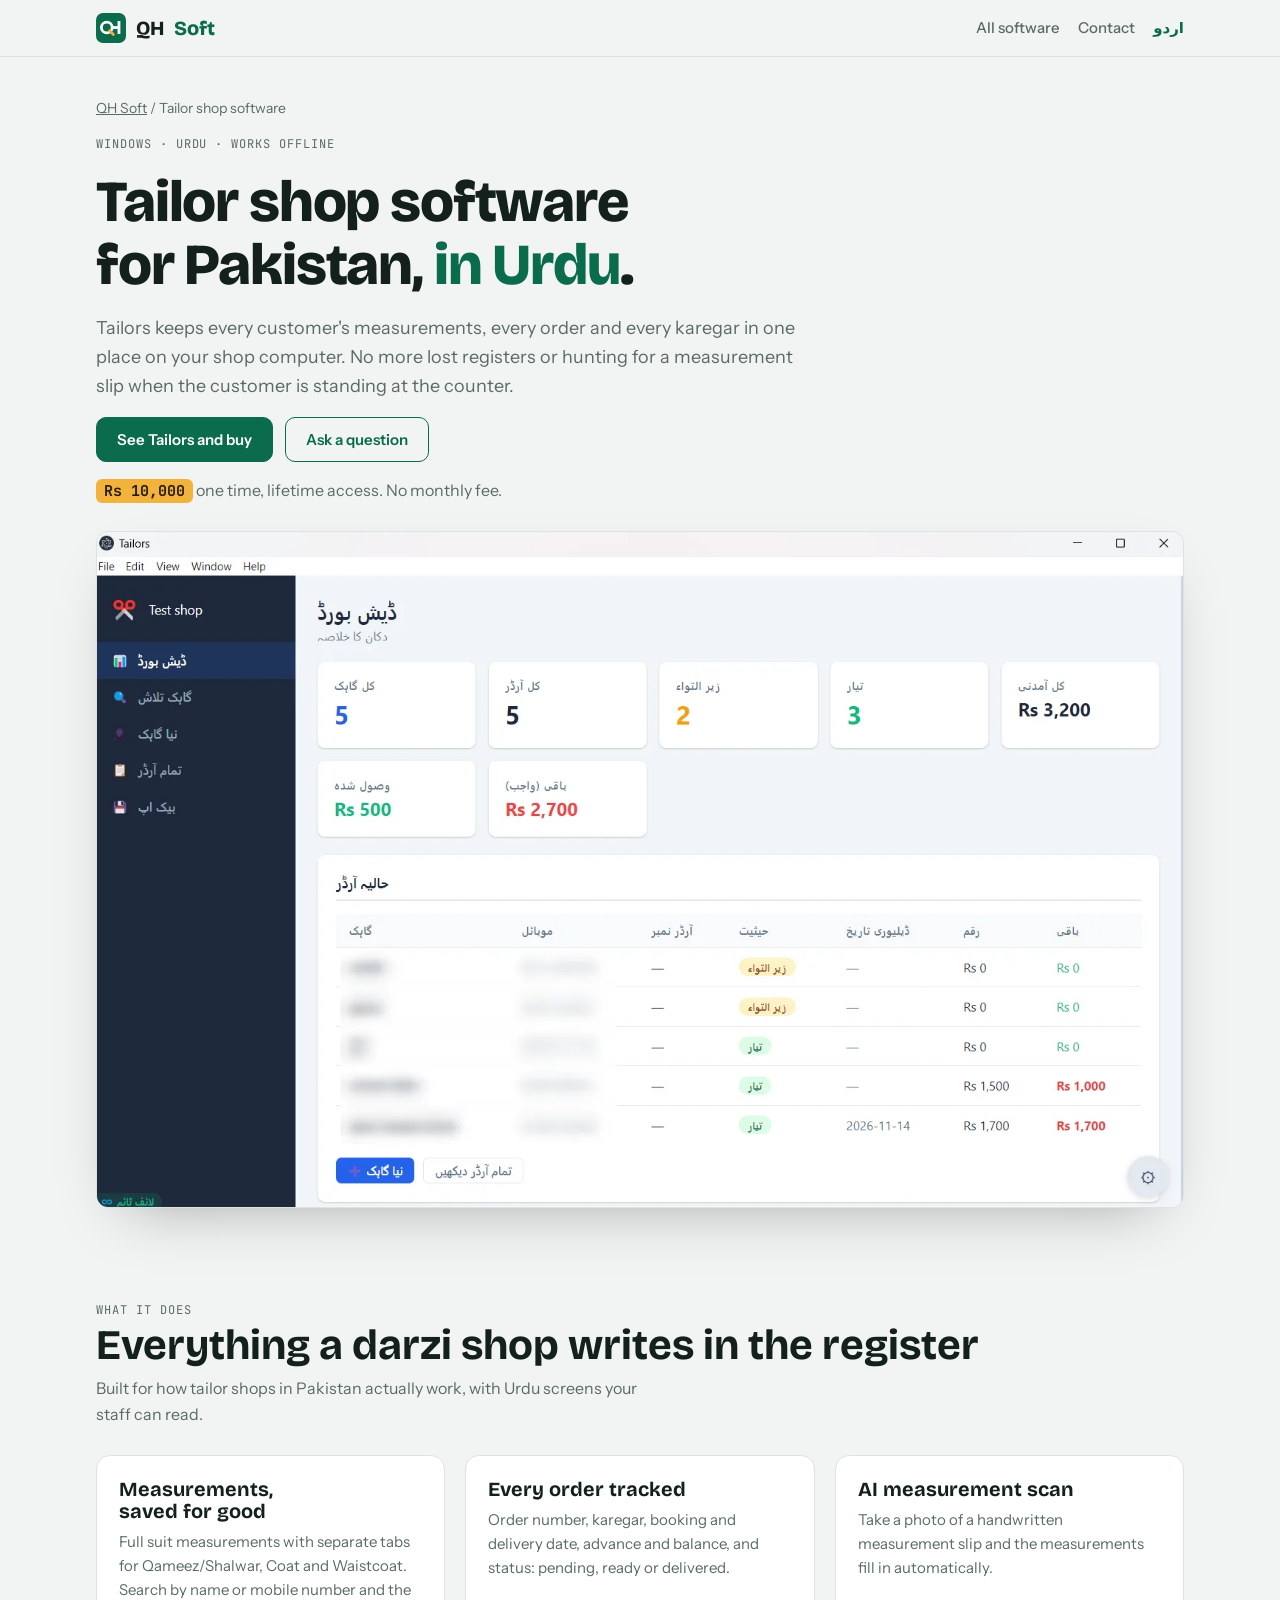
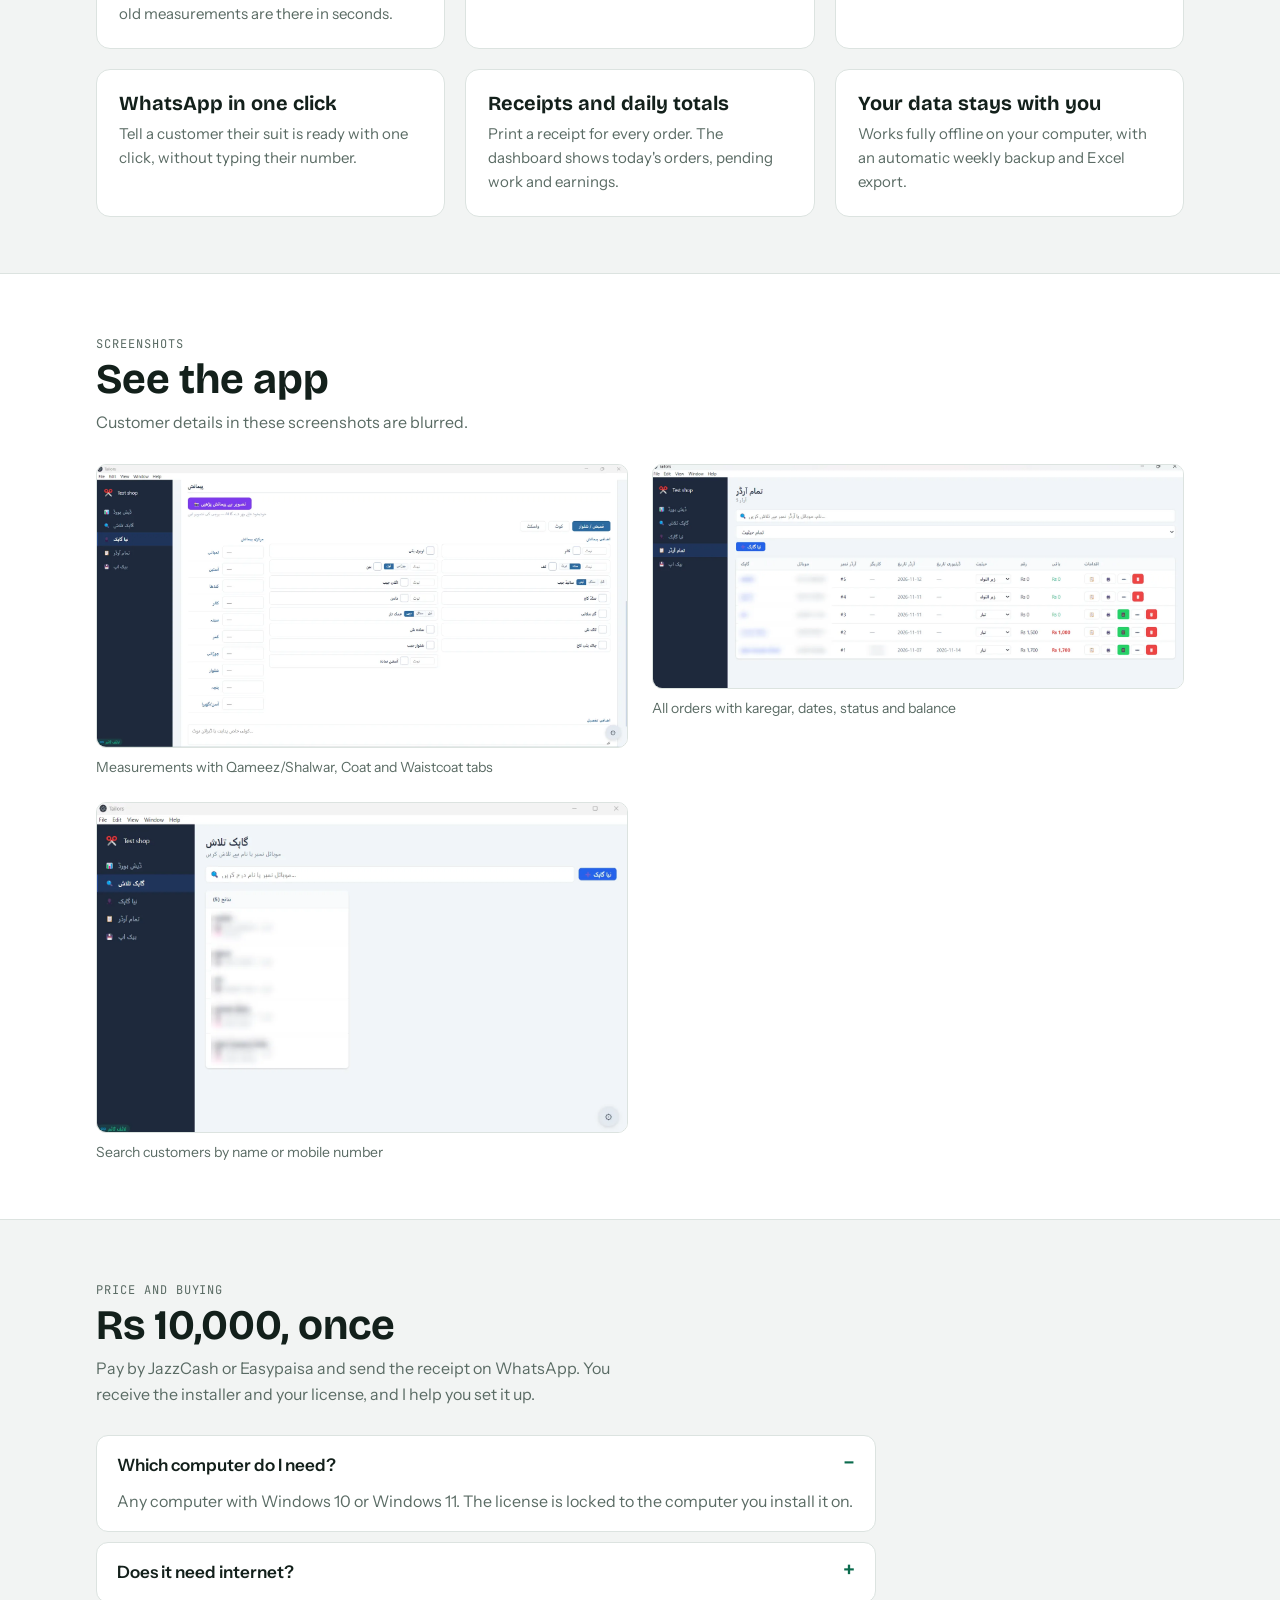
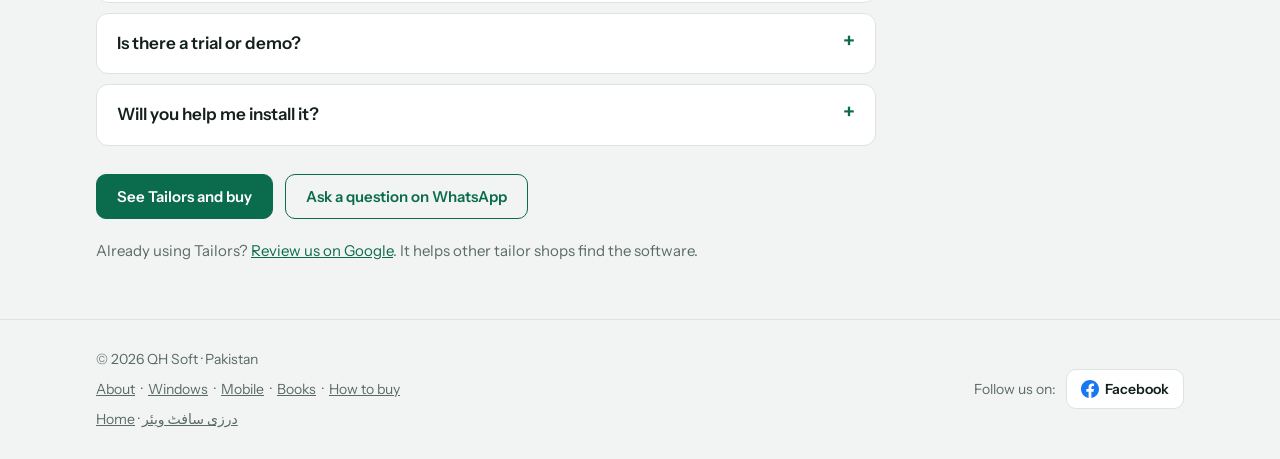
<file: tailor-software/index.html>
<!doctype html>
<html lang="en">
<head>
<meta charset="utf-8">
<meta name="viewport" content="width=device-width, initial-scale=1, viewport-fit=cover">
<title>Tailor Shop Software in Pakistan, in Urdu | Tailors by QH Soft</title>
<meta name="description" content="Tailors is Urdu tailor shop software for Windows: customer measurements, orders, karegar, WhatsApp alerts and receipts. Works offline. Rs 10,000 one-time.">
<link rel="canonical" href="https://qazisoft.com/tailor-software/">
<link rel="alternate" hreflang="en" href="https://qazisoft.com/tailor-software/">
<link rel="alternate" hreflang="ur" href="https://qazisoft.com/ur/darzi-software/">
<link rel="alternate" hreflang="x-default" href="https://qazisoft.com/tailor-software/">
<meta name="theme-color" content="#0B6B4D">
<meta property="og:site_name" content="QH Soft">
<meta property="og:title" content="Tailor Shop Software in Pakistan, in Urdu">
<meta property="og:description" content="Measurements, orders, karegar and WhatsApp alerts for your tailor shop. Works offline. Rs 10,000 one-time.">
<meta property="og:type" content="website">
<meta property="og:url" content="https://qazisoft.com/tailor-software/">
<meta property="og:image" content="https://qazisoft.com/img/og-image.png">
<meta property="og:locale" content="en_PK">
<meta name="twitter:card" content="summary_large_image">
<link rel="apple-touch-icon" href="/apple-touch-icon.png">
<script type="application/ld+json">[{"@context":"https://schema.org","@type":"SoftwareApplication","name":"Tailors","alternateName":["Tailor shop software","Darzi software"],"url":"https://qazisoft.com/tailor-software/","operatingSystem":"Windows 10, Windows 11","applicationCategory":"BusinessApplication","description":"Tailor shop management software in Urdu for Pakistan: customer measurements, orders, karegar, delivery dates, WhatsApp notifications, receipts and automatic backup. Works offline.","image":["https://qazisoft.com/img/tailors-dashboard.webp","https://qazisoft.com/img/tailors-measurements.webp","https://qazisoft.com/img/tailors-orders.webp"],"inLanguage":"ur","featureList":["Customer management","Order tracking with karegar and delivery date","Qameez/Shalwar, Coat and Waistcoat measurements","AI measurement slip scan","WhatsApp order-ready notifications","Printable receipts","Daily dashboard","Weekly automatic backup"],"offers":{"@type":"Offer","price":"10000","priceCurrency":"PKR","availability":"https://schema.org/InStock","url":"https://qazisoft.com/tailor-software/","seller":{"@type":"Organization","name":"QH Soft"}},"publisher":{"@type":"Organization","name":"QH Soft","url":"https://qazisoft.com/","sameAs":["https://www.facebook.com/profile.php?id=61596638657450"]}},{"@context":"https://schema.org","@type":"BreadcrumbList","itemListElement":[{"@type":"ListItem","position":1,"name":"QH Soft","item":"https://qazisoft.com/"},{"@type":"ListItem","position":2,"name":"Tailor shop software","item":"https://qazisoft.com/tailor-software/"}]}]</script>
<link rel="icon" href="/favicon.svg?v=18" type="image/svg+xml">
<link rel="preconnect" href="https://fonts.googleapis.com">
<link rel="preconnect" href="https://fonts.gstatic.com" crossorigin>
<link rel="stylesheet" href="https://fonts.googleapis.com/css2?family=Bricolage+Grotesque:opsz,wght@12..96,500;12..96,700;12..96,800&family=Instrument+Sans:wght@400;500;600&family=JetBrains+Mono:wght@400;600&display=swap">
<link rel="stylesheet" href="/styles.css?v=18">
</head>
<body class="lp">
<nav><div class="wrap">
  <a class="brand" href="/"><img src="/favicon.svg?v=18" width="30" height="30" alt="">QH <span>Soft</span></a>
  <div class="navlinks">
    <a href="/#windows">All software</a>
    <a href="/#contact">Contact</a>
    <a class="lang" href="/ur/darzi-software/" hreflang="ur" lang="ur">اردو</a>
  </div>
</div></nav>

<header class="lp-hero"><div class="wrap">
  <p class="crumbs"><a href="/">QH Soft</a> / Tailor shop software</p>
  <span class="label">Windows · Urdu · Works offline</span>
  <h1>Tailor shop software for Pakistan, <em>in Urdu</em>.</h1>
  <p class="lead">Tailors keeps every customer's measurements, every order and every karegar in one place on your shop computer. No more lost registers or hunting for a measurement slip when the customer is standing at the counter.</p>
  <div class="cta">
    <a class="btn" href="/#windows">See Tailors and buy</a>
    <a class="btn ghost" href="https://wa.me/923269195680" target="_blank" rel="noopener">Ask a question</a>
  </div>
  <p class="lp-price"><b class="mono">Rs 10,000</b> one time, lifetime access. No monthly fee.</p>
  <img class="lp-shot" src="/img/tailors-dashboard.webp" width="1472" height="915" alt="Tailors dashboard showing customers, orders, ready and pending orders, and earnings">
</div></header>

<section class="shelf"><div class="wrap">
  <div class="shelf-head"><div><span class="label">What it does</span><h2>Everything a darzi shop writes in the register</h2><p>Built for how tailor shops in Pakistan actually work, with Urdu screens your staff can read.</p></div></div>
  <div class="lp-grid">
    <div class="lp-item"><h3>Measurements, saved for good</h3><p>Full suit measurements with separate tabs for Qameez/Shalwar, Coat and Waistcoat. Search by name or mobile number and the old measurements are there in seconds.</p></div>
    <div class="lp-item"><h3>Every order tracked</h3><p>Order number, karegar, booking and delivery date, advance and balance, and status: pending, ready or delivered.</p></div>
    <div class="lp-item"><h3>AI measurement scan</h3><p>Take a photo of a handwritten measurement slip and the measurements fill in automatically.</p></div>
    <div class="lp-item"><h3>WhatsApp in one click</h3><p>Tell a customer their suit is ready with one click, without typing their number.</p></div>
    <div class="lp-item"><h3>Receipts and daily totals</h3><p>Print a receipt for every order. The dashboard shows today's orders, pending work and earnings.</p></div>
    <div class="lp-item"><h3>Your data stays with you</h3><p>Works fully offline on your computer, with an automatic weekly backup and Excel export.</p></div>
  </div>
</div></section>

<section class="shelf band"><div class="wrap">
  <div class="shelf-head"><div><span class="label">Screenshots</span><h2>See the app</h2><p>Customer details in these screenshots are blurred.</p></div></div>
  <div class="lp-shots">
    <figure><img src="/img/tailors-measurements.webp" width="1600" height="853" alt="Tailors measurements screen with Qameez, Shalwar, Coat and Waistcoat tabs" loading="lazy"><figcaption>Measurements with Qameez/Shalwar, Coat and Waistcoat tabs</figcaption></figure>
    <figure><img src="/img/tailors-orders.webp" width="1600" height="674" alt="Tailors order list with karegar, dates, status and balance" loading="lazy"><figcaption>All orders with karegar, dates, status and balance</figcaption></figure>
    <figure><img src="/img/tailors-customers.webp" width="1480" height="917" alt="Tailors customer search by name or mobile number" loading="lazy"><figcaption>Search customers by name or mobile number</figcaption></figure>
  </div>
</div></section>

<section class="shelf"><div class="wrap">
  <div class="shelf-head"><div><span class="label">Price and buying</span><h2>Rs 10,000, once</h2><p>Pay by JazzCash or Easypaisa and send the receipt on WhatsApp. You receive the installer and your license, and I help you set it up.</p></div></div>
  <div class="faq">
    <details open><summary>Which computer do I need?</summary><p>Any computer with Windows 10 or Windows 11. The license is locked to the computer you install it on.</p></details>
    <details><summary>Does it need internet?</summary><p>No. Tailors works fully offline. Only the AI measurement scan and WhatsApp messages need a connection.</p></details>
    <details><summary>Is there a trial or demo?</summary><p>No. Look through the screenshots and message me on WhatsApp with any questions before you buy.</p></details>
    <details><summary>Will you help me install it?</summary><p>Yes. Message me after buying and I'll help you install it and get started.</p></details>
  </div>
  <div class="cta lp-end">
    <a class="btn" href="/#windows">See Tailors and buy</a>
    <a class="btn ghost" href="https://wa.me/923269195680" target="_blank" rel="noopener">Ask a question on WhatsApp</a>
  </div>
  <p class="lp-review">Already using Tailors? <a href="https://g.page/r/CXBnrS7RdWSeEBM/review" target="_blank" rel="noopener">Review us on Google</a>. It helps other tailor shops find the software.</p>
</div></section>

<footer><div class="wrap"><div class="foot-left"><span>© 2026 QH Soft · Pakistan</span><span class="foot-nav"><a href="/#about">About</a> · <a href="/#windows">Windows</a> · <a href="/#mobile">Mobile</a> · <a href="/#books">Books</a> · <a href="/#how">How to buy</a></span><span><a href="/">Home</a> · <a href="/ur/darzi-software/" hreflang="ur" lang="ur">درزی سافٹ ویئر</a></span></div><div class="foot-follow"><span>Follow us on:</span><a class="fb-link" href="https://www.facebook.com/profile.php?id=61596638657450" target="_blank" rel="noopener" aria-label="QH Soft on Facebook"><svg class="fb-ico" viewBox="0 0 24 24" width="18" height="18" aria-hidden="true"><path fill="currentColor" d="M24 12.07C24 5.4 18.63 0 12 0S0 5.4 0 12.07C0 18.1 4.39 23.1 10.13 24v-8.44H7.08v-3.49h3.04V9.41c0-3.02 1.79-4.69 4.53-4.69 1.31 0 2.68.24 2.68.24v2.97h-1.51c-1.49 0-1.95.93-1.95 1.88v2.26h3.33l-.53 3.49h-2.8V24C19.61 23.1 24 18.1 24 12.07z"/></svg>Facebook</a></div></div></footer>
</body>
</html>
</file>
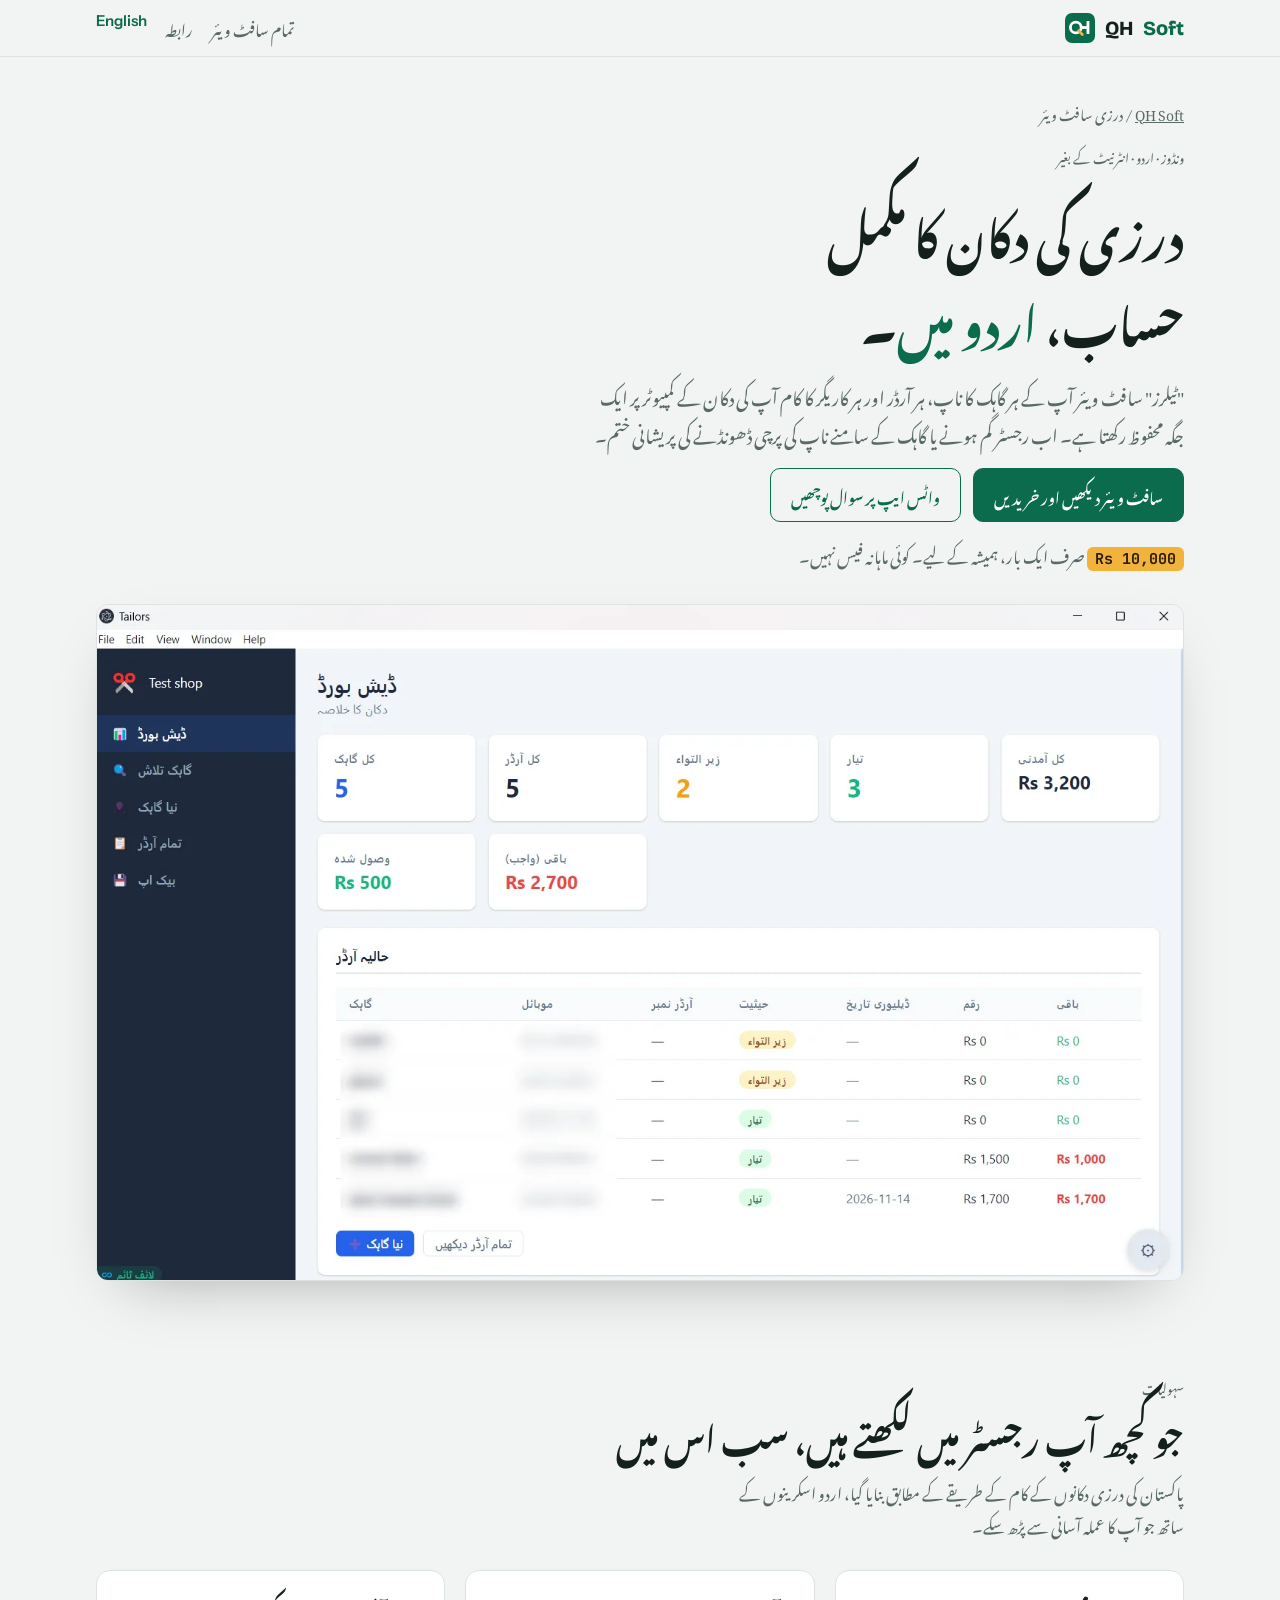
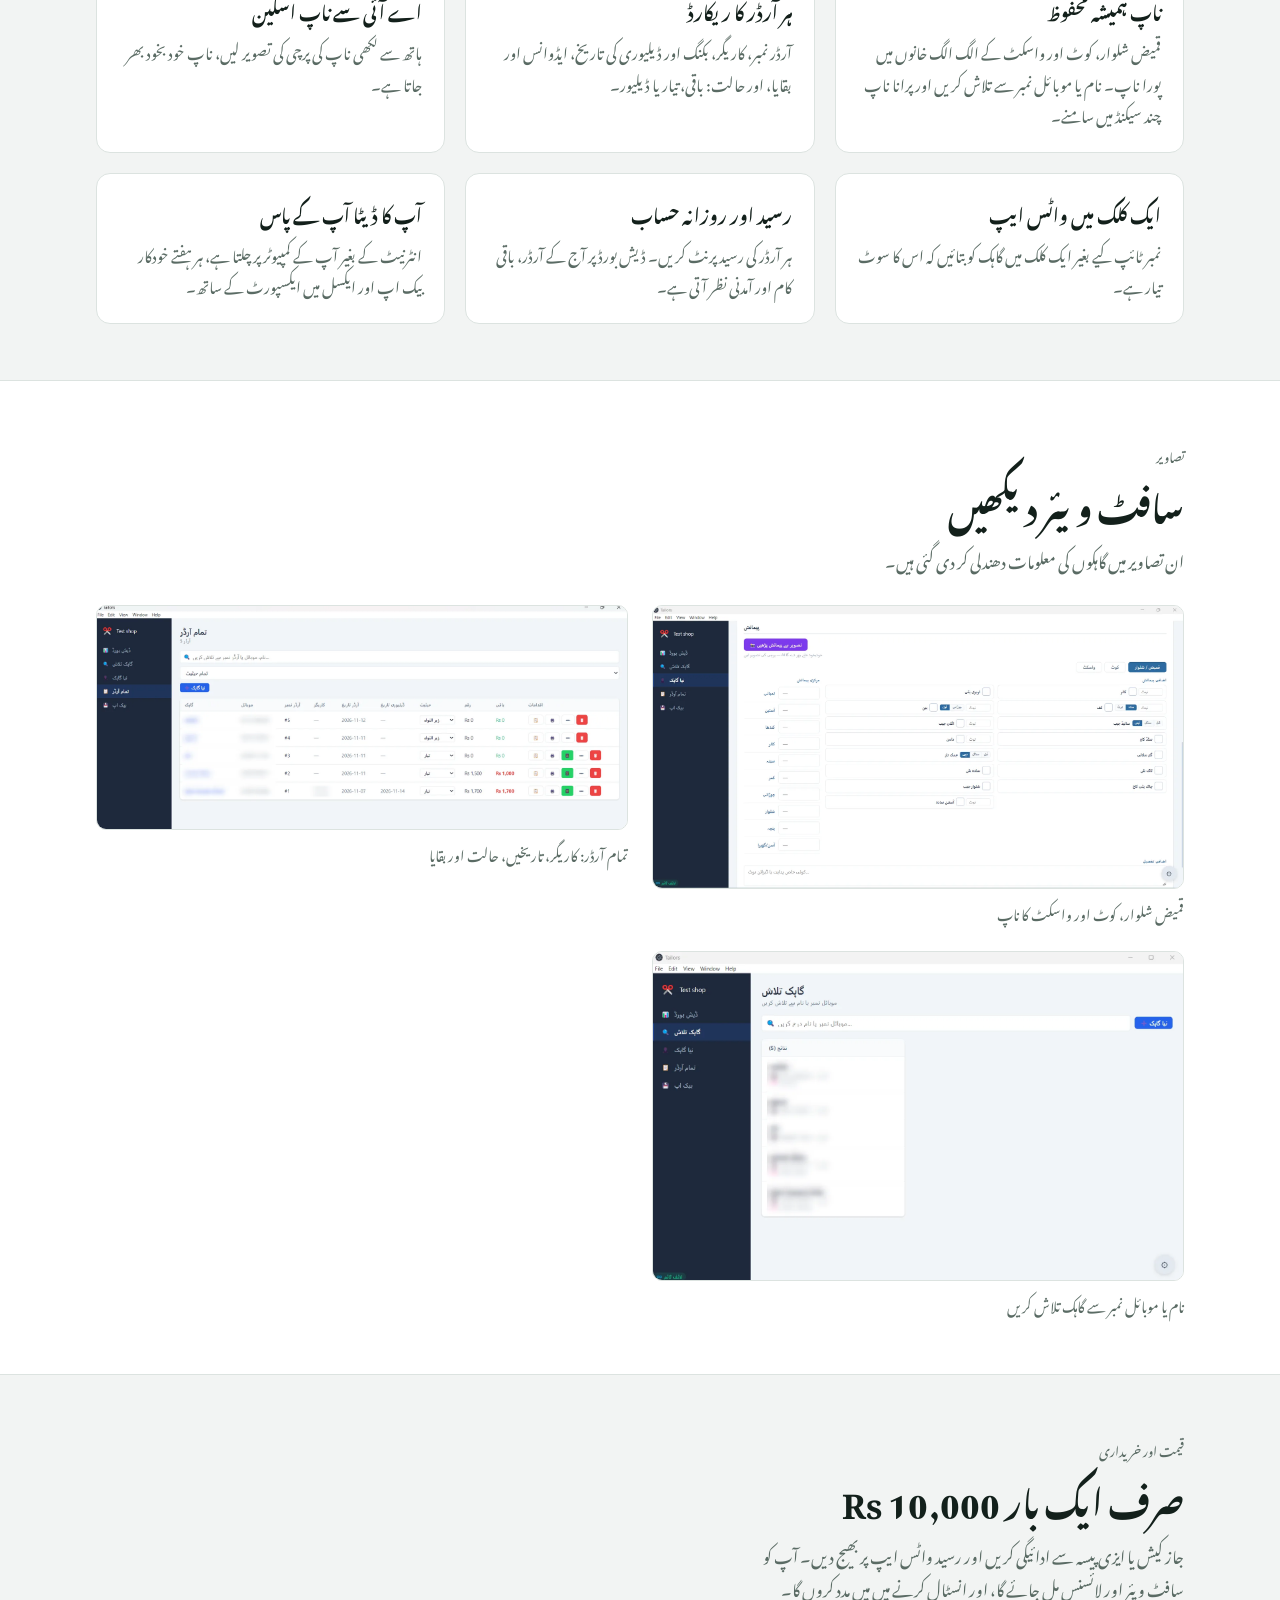
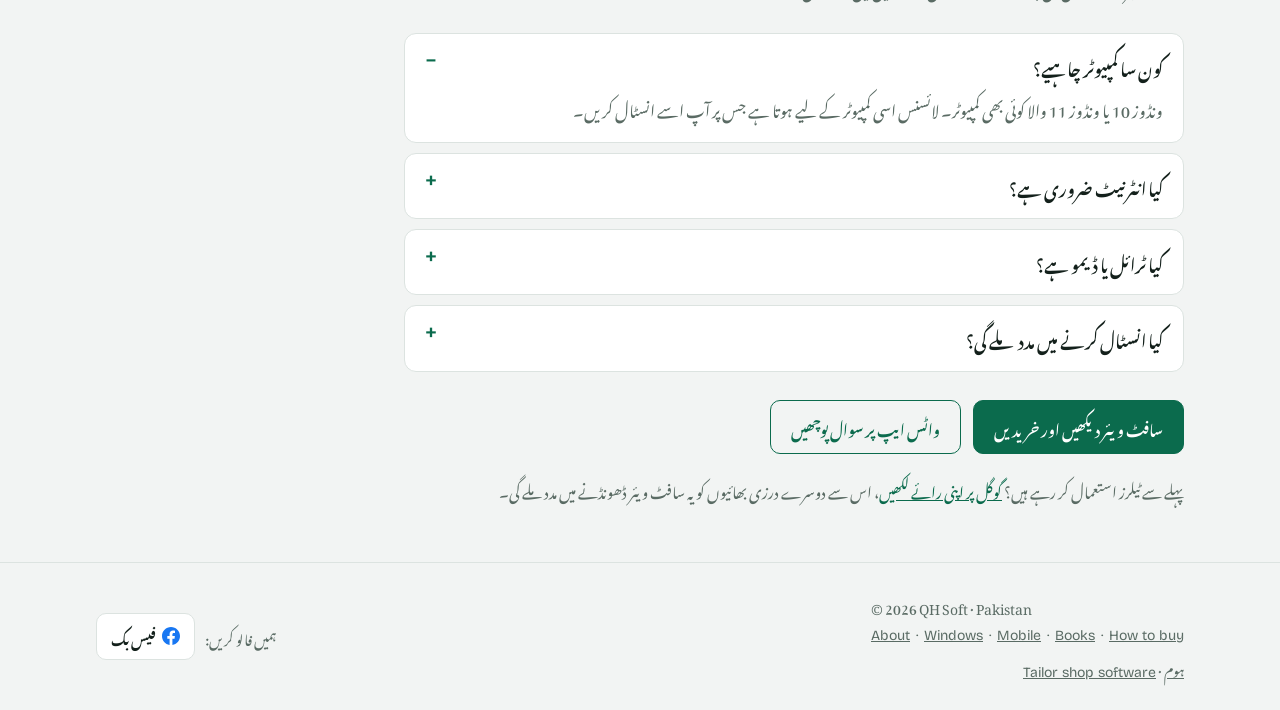
<file: ur/darzi-software/index.html>
<!doctype html>
<html lang="ur" dir="rtl">
<head>
<meta charset="utf-8">
<meta name="viewport" content="width=device-width, initial-scale=1, viewport-fit=cover">
<title>درزی سافٹ ویئر اردو میں | ٹیلر شاپ سافٹ ویئر | QH Soft</title>
<meta name="description" content="درزی کی دکان کے لیے اردو سافٹ ویئر: گاہکوں کا ناپ، آرڈر، کاریگر، واٹس ایپ پیغام اور رسید۔ انٹرنیٹ کے بغیر چلتا ہے۔ صرف ایک بار 10,000 روپے۔">
<link rel="canonical" href="https://qazisoft.com/ur/darzi-software/">
<link rel="alternate" hreflang="ur" href="https://qazisoft.com/ur/darzi-software/">
<link rel="alternate" hreflang="en" href="https://qazisoft.com/tailor-software/">
<link rel="alternate" hreflang="x-default" href="https://qazisoft.com/tailor-software/">
<meta name="theme-color" content="#0B6B4D">
<meta property="og:site_name" content="QH Soft">
<meta property="og:title" content="درزی سافٹ ویئر، اردو میں">
<meta property="og:description" content="ناپ، آرڈر، کاریگر اور واٹس ایپ پیغام، سب ایک جگہ۔ انٹرنیٹ کے بغیر چلتا ہے۔ ایک بار 10,000 روپے۔">
<meta property="og:type" content="website">
<meta property="og:url" content="https://qazisoft.com/ur/darzi-software/">
<meta property="og:image" content="https://qazisoft.com/img/og-image.png">
<meta property="og:locale" content="ur_PK">
<meta name="twitter:card" content="summary_large_image">
<link rel="apple-touch-icon" href="/apple-touch-icon.png">
<script type="application/ld+json">[{"@context":"https://schema.org","@type":"SoftwareApplication","name":"Tailors","alternateName":["درزی سافٹ ویئر","ٹیلر شاپ سافٹ ویئر"],"url":"https://qazisoft.com/ur/darzi-software/","operatingSystem":"Windows 10, Windows 11","applicationCategory":"BusinessApplication","description":"درزی کی دکان کے لیے اردو سافٹ ویئر: گاہکوں کا ناپ، آرڈر، کاریگر، ڈیلیوری کی تاریخ، واٹس ایپ پیغام، رسید اور خودکار بیک اپ۔ انٹرنیٹ کے بغیر چلتا ہے۔","image":["https://qazisoft.com/img/tailors-dashboard.webp","https://qazisoft.com/img/tailors-measurements.webp"],"inLanguage":"ur","offers":{"@type":"Offer","price":"10000","priceCurrency":"PKR","availability":"https://schema.org/InStock","url":"https://qazisoft.com/ur/darzi-software/","seller":{"@type":"Organization","name":"QH Soft"}},"publisher":{"@type":"Organization","name":"QH Soft","url":"https://qazisoft.com/","sameAs":["https://www.facebook.com/profile.php?id=61596638657450"]}},{"@context":"https://schema.org","@type":"BreadcrumbList","itemListElement":[{"@type":"ListItem","position":1,"name":"QH Soft","item":"https://qazisoft.com/"},{"@type":"ListItem","position":2,"name":"درزی سافٹ ویئر","item":"https://qazisoft.com/ur/darzi-software/"}]}]</script>
<link rel="icon" href="/favicon.svg?v=18" type="image/svg+xml">
<link rel="preconnect" href="https://fonts.googleapis.com">
<link rel="preconnect" href="https://fonts.gstatic.com" crossorigin>
<link rel="stylesheet" href="https://fonts.googleapis.com/css2?family=Bricolage+Grotesque:opsz,wght@12..96,700;12..96,800&family=Instrument+Sans:wght@400;500;600&family=JetBrains+Mono:wght@400;600&family=Noto+Nastaliq+Urdu:wght@400;700&display=swap">
<link rel="stylesheet" href="/styles.css?v=18">
</head>
<body class="lp">
<nav><div class="wrap">
  <a class="brand" href="/" dir="ltr"><img src="/favicon.svg?v=18" width="30" height="30" alt="">QH <span>Soft</span></a>
  <div class="navlinks">
    <a href="/#windows">تمام سافٹ ویئر</a>
    <a href="/#contact">رابطہ</a>
    <a class="lang" href="/tailor-software/" hreflang="en" lang="en" dir="ltr">English</a>
  </div>
</div></nav>

<header class="lp-hero"><div class="wrap">
  <p class="crumbs"><a href="/" dir="ltr">QH Soft</a> / درزی سافٹ ویئر</p>
  <span class="label">ونڈوز · اردو · انٹرنیٹ کے بغیر</span>
  <h1>درزی کی دکان کا مکمل حساب، <em>اردو میں</em>۔</h1>
  <p class="lead">"ٹیلرز" سافٹ ویئر آپ کے ہر گاہک کا ناپ، ہر آرڈر اور ہر کاریگر کا کام آپ کی دکان کے کمپیوٹر پر ایک جگہ محفوظ رکھتا ہے۔ اب رجسٹر گم ہونے یا گاہک کے سامنے ناپ کی پرچی ڈھونڈنے کی پریشانی ختم۔</p>
  <div class="cta">
    <a class="btn" href="/#windows">سافٹ ویئر دیکھیں اور خریدیں</a>
    <a class="btn ghost" href="https://wa.me/923269195680" target="_blank" rel="noopener">واٹس ایپ پر سوال پوچھیں</a>
  </div>
  <p class="lp-price"><b class="mono" dir="ltr">Rs 10,000</b> صرف ایک بار، ہمیشہ کے لیے۔ کوئی ماہانہ فیس نہیں۔</p>
  <img class="lp-shot" src="/img/tailors-dashboard.webp" width="1472" height="915" alt="ٹیلرز سافٹ ویئر کا ڈیش بورڈ: گاہک، آرڈر، تیار اور باقی آرڈر، اور آمدنی">
</div></header>

<section class="shelf"><div class="wrap">
  <div class="shelf-head"><div><span class="label">سہولیات</span><h2>جو کچھ آپ رجسٹر میں لکھتے ہیں، سب اس میں</h2><p>پاکستان کی درزی دکانوں کے کام کے طریقے کے مطابق بنایا گیا، اردو اسکرینوں کے ساتھ جو آپ کا عملہ آسانی سے پڑھ سکے۔</p></div></div>
  <div class="lp-grid">
    <div class="lp-item"><h3>ناپ ہمیشہ محفوظ</h3><p>قمیض شلوار، کوٹ اور واسکٹ کے الگ الگ خانوں میں پورا ناپ۔ نام یا موبائل نمبر سے تلاش کریں اور پرانا ناپ چند سیکنڈ میں سامنے۔</p></div>
    <div class="lp-item"><h3>ہر آرڈر کا ریکارڈ</h3><p>آرڈر نمبر، کاریگر، بکنگ اور ڈیلیوری کی تاریخ، ایڈوانس اور بقایا، اور حالت: باقی، تیار یا ڈیلیور۔</p></div>
    <div class="lp-item"><h3>اے آئی سے ناپ اسکین</h3><p>ہاتھ سے لکھی ناپ کی پرچی کی تصویر لیں، ناپ خود بخود بھر جاتا ہے۔</p></div>
    <div class="lp-item"><h3>ایک کلک میں واٹس ایپ</h3><p>نمبر ٹائپ کیے بغیر ایک کلک میں گاہک کو بتائیں کہ اس کا سوٹ تیار ہے۔</p></div>
    <div class="lp-item"><h3>رسید اور روزانہ حساب</h3><p>ہر آرڈر کی رسید پرنٹ کریں۔ ڈیش بورڈ پر آج کے آرڈر، باقی کام اور آمدنی نظر آتی ہے۔</p></div>
    <div class="lp-item"><h3>آپ کا ڈیٹا آپ کے پاس</h3><p>انٹرنیٹ کے بغیر آپ کے کمپیوٹر پر چلتا ہے، ہر ہفتے خودکار بیک اپ اور ایکسل میں ایکسپورٹ کے ساتھ۔</p></div>
  </div>
</div></section>

<section class="shelf band"><div class="wrap">
  <div class="shelf-head"><div><span class="label">تصاویر</span><h2>سافٹ ویئر دیکھیں</h2><p>ان تصاویر میں گاہکوں کی معلومات دھندلی کر دی گئی ہیں۔</p></div></div>
  <div class="lp-shots">
    <figure><img src="/img/tailors-measurements.webp" width="1600" height="853" alt="ناپ کی اسکرین: قمیض شلوار، کوٹ اور واسکٹ" loading="lazy"><figcaption>قمیض شلوار، کوٹ اور واسکٹ کا ناپ</figcaption></figure>
    <figure><img src="/img/tailors-orders.webp" width="1600" height="674" alt="آرڈرز کی فہرست: کاریگر، تاریخیں، حالت اور بقایا" loading="lazy"><figcaption>تمام آرڈر: کاریگر، تاریخیں، حالت اور بقایا</figcaption></figure>
    <figure><img src="/img/tailors-customers.webp" width="1480" height="917" alt="نام یا موبائل نمبر سے گاہک تلاش کریں" loading="lazy"><figcaption>نام یا موبائل نمبر سے گاہک تلاش کریں</figcaption></figure>
  </div>
</div></section>

<section class="shelf"><div class="wrap">
  <div class="shelf-head"><div><span class="label">قیمت اور خریداری</span><h2>صرف ایک بار <span dir="ltr">Rs 10,000</span></h2><p>جاز کیش یا ایزی پیسہ سے ادائیگی کریں اور رسید واٹس ایپ پر بھیج دیں۔ آپ کو سافٹ ویئر اور لائسنس مل جائے گا، اور انسٹال کرنے میں میں مدد کروں گا۔</p></div></div>
  <div class="faq">
    <details open><summary>کون سا کمپیوٹر چاہیے؟</summary><p>ونڈوز 10 یا ونڈوز 11 والا کوئی بھی کمپیوٹر۔ لائسنس اسی کمپیوٹر کے لیے ہوتا ہے جس پر آپ اسے انسٹال کریں۔</p></details>
    <details><summary>کیا انٹرنیٹ ضروری ہے؟</summary><p>نہیں۔ سافٹ ویئر انٹرنیٹ کے بغیر چلتا ہے۔ صرف اے آئی ناپ اسکین اور واٹس ایپ پیغام کے لیے انٹرنیٹ چاہیے۔</p></details>
    <details><summary>کیا ٹرائل یا ڈیمو ہے؟</summary><p>نہیں۔ تصاویر دیکھ لیں، اور خریدنے سے پہلے جو بھی سوال ہو واٹس ایپ پر پوچھ لیں۔</p></details>
    <details><summary>کیا انسٹال کرنے میں مدد ملے گی؟</summary><p>جی ہاں۔ خریدنے کے بعد مجھے پیغام کریں، میں انسٹال کرنے اور شروع کرنے میں مدد کروں گا۔</p></details>
  </div>
  <div class="cta lp-end">
    <a class="btn" href="/#windows">سافٹ ویئر دیکھیں اور خریدیں</a>
    <a class="btn ghost" href="https://wa.me/923269195680" target="_blank" rel="noopener">واٹس ایپ پر سوال پوچھیں</a>
  </div>
  <p class="lp-review">پہلے سے ٹیلرز استعمال کر رہے ہیں؟ <a href="https://g.page/r/CXBnrS7RdWSeEBM/review" target="_blank" rel="noopener">گوگل پر اپنی رائے لکھیں</a>، اس سے دوسرے درزی بھائیوں کو یہ سافٹ ویئر ڈھونڈنے میں مدد ملے گی۔</p>
</div></section>

<footer><div class="wrap"><div class="foot-left"><span dir="ltr">© 2026 QH Soft · Pakistan</span><span class="foot-nav foot-nav-ltr" dir="ltr" lang="en"><a href="/#about">About</a> · <a href="/#windows">Windows</a> · <a href="/#mobile">Mobile</a> · <a href="/#books">Books</a> · <a href="/#how">How to buy</a></span><span><a href="/">ہوم</a> · <a href="/tailor-software/" hreflang="en" lang="en">Tailor shop software</a></span></div><div class="foot-follow"><span>ہمیں فالو کریں:</span><a class="fb-link" href="https://www.facebook.com/profile.php?id=61596638657450" target="_blank" rel="noopener" aria-label="QH Soft on Facebook"><svg class="fb-ico" viewBox="0 0 24 24" width="18" height="18" aria-hidden="true"><path fill="currentColor" d="M24 12.07C24 5.4 18.63 0 12 0S0 5.4 0 12.07C0 18.1 4.39 23.1 10.13 24v-8.44H7.08v-3.49h3.04V9.41c0-3.02 1.79-4.69 4.53-4.69 1.31 0 2.68.24 2.68.24v2.97h-1.51c-1.49 0-1.95.93-1.95 1.88v2.26h3.33l-.53 3.49h-2.8V24C19.61 23.1 24 18.1 24 12.07z"/></svg>فیس بک</a></div></div></footer>
</body>
</html>
</file>
<file: styles.css>
html,body{margin:0}
img{max-width:100%}
[hidden]{display:none!important}
/* Layout: a single "shelf" page. Hero, then each category as its own shelf of product cards, then trust + support sections. */
:root{
  --bg:#F2F4F3; --surface:#FFFFFF; --ink:#13201B; --muted:#5A6B64; --line:#DCE3E0;
  --accent:#0B6B4D; --accent-ink:#FFFFFF; --tag:#F2B33D; --tag-ink:#2A1E05; --soft:#E3EEE9;
  --warn-bg:#FFF4D6; --warn-ink:#6B4B00;
  --display:"Bricolage Grotesque", "Segoe UI", system-ui, sans-serif;
  --body:"Instrument Sans", "Segoe UI", system-ui, sans-serif;
  --mono:"JetBrains Mono", ui-monospace, Consolas, monospace;
}
@media (prefers-color-scheme: dark){:root:not([data-theme="light"]){
  --bg:#0F1613; --surface:#17211D; --ink:#E6EEEA; --muted:#97A8A1; --line:#26332E;
  --accent:#3FBF8F; --accent-ink:#06130E; --tag:#F2B33D; --tag-ink:#2A1E05; --soft:#1C2B25;
  --warn-bg:#3A2F12; --warn-ink:#F5D98A; color-scheme:dark}}
:root[data-theme="dark"]{
  --bg:#0F1613; --surface:#17211D; --ink:#E6EEEA; --muted:#97A8A1; --line:#26332E;
  --accent:#3FBF8F; --accent-ink:#06130E; --tag:#F2B33D; --tag-ink:#2A1E05; --soft:#1C2B25;
  --warn-bg:#3A2F12; --warn-ink:#F5D98A; color-scheme:dark}
*{box-sizing:border-box}
html{scroll-behavior:smooth}
@media (prefers-reduced-motion: reduce){html{scroll-behavior:auto}*{transition:none!important}}
body{background:var(--bg);color:var(--ink);font-family:var(--body);font-size:16px;line-height:1.6}
.wrap{max-width:1120px;margin:0 auto;padding-left:max(16px, env(safe-area-inset-left, 0px));padding-right:max(16px, env(safe-area-inset-right, 0px))}
h1,h2,h3{font-family:var(--display);line-height:1.1;text-wrap:balance;margin:0}
p{margin:0}
a{color:var(--accent)}
:focus-visible{outline:3px solid var(--tag);outline-offset:2px}
.mono{font-family:var(--mono)}
.label{font-family:var(--mono);font-size:12px;letter-spacing:.08em;text-transform:uppercase;color:var(--muted)}

/* notice */
.notice{background:var(--warn-bg);color:var(--warn-ink);font-size:14px}
.notice .wrap{padding-block:10px}

/* nav */
body::before{content:"";position:fixed;inset:0 0 auto;height:env(safe-area-inset-top, 0px);z-index:10;background:var(--bg)}
nav{position:sticky;top:env(safe-area-inset-top, 0px);z-index:5;background:color-mix(in srgb, var(--bg) 88%, transparent);backdrop-filter:blur(10px);border-bottom:1px solid var(--line)}
nav .wrap{display:flex;align-items:center;justify-content:space-between;gap:16px;padding-block:12px;flex-wrap:wrap}
.brand{font-family:var(--display);font-weight:800;font-size:20px;text-decoration:none;color:var(--ink);display:flex;align-items:center;gap:10px}
.brand img{width:30px;height:30px;display:block}
.brand span{color:var(--accent)}
.navlinks{display:flex;gap:18px;flex-wrap:wrap}
.navlinks a{color:var(--muted);text-decoration:none;font-weight:500;font-size:15px}
.navlinks a:hover{color:var(--ink)}

/* hero */
.hero .wrap{padding-block:64px 48px;display:grid;grid-template-columns:1.3fr 1fr;gap:48px;align-items:center}
.hero h1{font-size:clamp(40px,6vw,68px);font-weight:800;letter-spacing:-.02em}
.hero h1 em{font-style:normal;color:var(--accent)}
.hero p.lead{margin-top:20px;font-size:19px;color:var(--muted);max-width:52ch}
.hero .cta{margin-top:28px;display:flex;gap:12px;flex-wrap:wrap}
.btn{font:600 15px var(--body);border-radius:10px;padding:12px 20px;border:1.5px solid var(--accent);background:var(--accent);color:var(--accent-ink);cursor:pointer;text-decoration:none;display:inline-flex;align-items:center;gap:8px}
.btn.ghost{background:transparent;color:var(--accent)}
.btn:hover{filter:brightness(1.08)}
.facts{display:flex;gap:28px;margin-top:36px;flex-wrap:wrap}
.facts div b{display:block;font-family:var(--display);font-size:28px}
.facts div span{font-size:14px;color:var(--muted)}

/* hero window illustration */
.win{background:var(--surface);border:1px solid var(--line);border-radius:12px;box-shadow:0 24px 60px -30px rgba(0,0,0,.35);overflow:hidden;min-width:0}
.win .bar{display:flex;align-items:center;justify-content:space-between;padding:10px 14px;border-bottom:1px solid var(--line);font-family:var(--mono);font-size:12px;color:var(--muted)}
.win .bar .ctrls{display:flex;gap:14px}
.win .body{padding:18px;display:grid;gap:10px}
.row{display:flex;justify-content:space-between;align-items:center;gap:12px;padding:10px 12px;border-radius:8px;background:var(--soft);font-size:14px}
.row .mono{font-size:12px;color:var(--muted)}
.row.done .mono{color:var(--accent)}

/* shelves */
section{scroll-margin-top:80px}
.shelf .wrap{padding-block:56px}
.shelf-head{display:flex;justify-content:space-between;align-items:end;gap:24px;flex-wrap:wrap;margin-bottom:28px}
.shelf-head h2{font-size:clamp(30px,4vw,42px);font-weight:700}
.shelf-head p{color:var(--muted);max-width:50ch;margin-top:8px}
.grid{display:grid;grid-template-columns:repeat(auto-fill,minmax(300px,1fr));gap:20px}
.card{background:var(--surface);border:1px solid var(--line);border-radius:14px;padding:22px;display:flex;flex-direction:column;gap:14px;min-width:0}
.card-top{display:flex;justify-content:space-between;align-items:start;gap:12px}
.icon{width:48px;height:48px;border-radius:12px;display:grid;place-items:center;font-family:var(--display);font-weight:800;font-size:20px;color:var(--accent-ink);background:var(--accent)}
.price{background:var(--tag);color:var(--tag-ink);font-family:var(--mono);font-weight:600;font-size:15px;padding:4px 10px;border-radius:6px;white-space:nowrap;position:relative}
.card h3{font-size:22px;font-weight:700}
.card .desc{color:var(--muted);font-size:15px}
.feats{margin:0;padding:0;list-style:none;display:grid;gap:6px;font-size:14px}
.feats li{display:flex;gap:8px}
.feats li::before{content:"✓";color:var(--accent);font-weight:700}
.meta{display:flex;flex-wrap:wrap;gap:6px}
.chip{font-family:var(--mono);font-size:11.5px;padding:3px 8px;border-radius:999px;border:1px solid var(--line);color:var(--muted)}
.card .actions{margin-top:auto;display:flex;gap:10px;flex-wrap:wrap}
.card .actions .btn{flex:1;justify-content:center}
.soon{border-style:dashed;align-items:center;justify-content:center;text-align:center;color:var(--muted);min-height:220px}
.soon h3{color:var(--ink)}

/* about */
.about{background:var(--surface);border-block:1px solid var(--line)}
.about .wrap{padding-block:64px;display:grid;grid-template-columns:minmax(0,1fr) 260px;gap:48px;align-items:center}
.avatar{aspect-ratio:1;max-width:100%;border-radius:20px;background:linear-gradient(135deg,var(--accent),color-mix(in srgb,var(--accent) 50%,var(--tag)));display:grid;place-items:center;font-family:var(--display);font-size:88px;font-weight:800;color:var(--accent-ink)}
.about h2{font-size:clamp(30px,4vw,42px)}
.about .copy{display:grid;gap:16px;max-width:65ch;min-width:0}
.about .copy p{color:var(--muted)}
.skills{display:flex;flex-wrap:wrap;gap:8px}
.skills span{background:var(--soft);padding:6px 12px;border-radius:8px;font-size:14px;font-weight:500}

/* how to buy */
.steps{display:grid;grid-template-columns:repeat(4,1fr);gap:20px;counter-reset:s}
.step{border-top:3px solid var(--accent);padding-top:16px;min-width:0}
.step .label{color:var(--accent)}
.step h3{font-size:20px;margin:6px 0 8px}
.step p{color:var(--muted);font-size:15px}
.paylogos{margin-top:32px;display:flex;flex-wrap:wrap;gap:10px;align-items:center}
.paylogos span.p{background:var(--surface);border:1px solid var(--line);border-radius:8px;padding:8px 14px;font-weight:600;font-size:14px}

/* testimonials */
.quotes{display:grid;grid-template-columns:repeat(3,1fr);gap:20px}
.quote{background:var(--surface);border:1px solid var(--line);border-radius:14px;padding:22px;display:flex;flex-direction:column;gap:14px}
.quote p{font-size:16px}
.quote .who{font-size:14px;color:var(--muted);margin-top:auto}
.quote .who b{color:var(--ink)}

/* faq */
.faq{display:grid;gap:10px;max-width:780px}
details{background:var(--surface);border:1px solid var(--line);border-radius:12px;padding:16px 20px}
summary{cursor:pointer;font-weight:600;font-size:17px;list-style:none;display:flex;justify-content:space-between;gap:16px}
summary::after{content:"+";font-family:var(--mono);color:var(--accent);font-size:20px;line-height:1}
details[open] summary::after{content:"–"}
details p{margin-top:10px;color:var(--muted)}

/* contact */
.contact .wrap{display:grid;grid-template-columns:1fr 1.2fr;gap:48px;padding-block:64px}
.contact h2{font-size:clamp(30px,4vw,42px)}
.contact .info{display:grid;gap:18px;align-content:start;min-width:0}
.contact .info p{color:var(--muted)}
.cline{display:flex;justify-content:space-between;align-items:center;gap:12px;background:var(--surface);border:1px solid var(--line);border-radius:10px;padding:12px 14px}
.cline div{min-width:0}
.cline b{display:block;font-size:13px;color:var(--muted);font-weight:500}
.cline span{font-family:var(--mono);font-size:15px;word-break:break-all}
.copy-btn{font:600 13px var(--body);background:transparent;border:1px solid var(--line);color:var(--ink);border-radius:8px;padding:6px 10px;cursor:pointer;text-decoration:none;white-space:nowrap}
form{background:var(--surface);border:1px solid var(--line);border-radius:14px;padding:24px;display:grid;gap:14px;min-width:0;align-content:start;align-self:start}
.two{display:grid;grid-template-columns:1fr 1fr;gap:14px}
label{display:grid;gap:6px;font-size:14px;font-weight:500}
input,select,textarea{font:inherit;font-size:15px;padding:10px 12px;border-radius:8px;border:1px solid var(--line);background:var(--bg);color:var(--ink);width:100%}
textarea{min-height:110px;resize:vertical}
.formmsg{font-size:14px;color:var(--accent);font-weight:600}
.formmsg.bad{color:#C2410C}
.quick{display:grid;gap:10px;border-top:1px solid var(--line);padding-top:16px;margin-top:4px}
.quick-row{display:grid;grid-template-columns:repeat(3,1fr);gap:10px}
.qbtn{display:flex;flex-direction:column;align-items:center;justify-content:center;gap:8px;min-height:84px;padding:12px 8px;border:1px solid var(--line);border-radius:12px;background:var(--bg);color:var(--ink);text-decoration:none;font:600 14px var(--body);text-align:center;line-height:1.25}
.qbtn:hover{border-color:var(--accent)}
.qbtn svg{width:28px;height:28px}
.hp{position:absolute;left:-9999px;width:1px;height:1px;overflow:hidden}
.contact .wa-main{justify-self:start}
.icon.img{background:none;padding:0;overflow:hidden}
.icon.img img{width:48px;height:48px;display:block}

footer{border-top:1px solid var(--line);color:var(--muted);font-size:14px}
footer .wrap{padding-block:28px;display:flex;justify-content:space-between;align-items:center;gap:16px;flex-wrap:wrap}
.foot-left{display:grid;gap:8px}
.foot-nav{display:flex;flex-wrap:wrap;gap:4px 6px}
.foot-nav-ltr{justify-content:flex-end}
.foot-follow{display:flex;align-items:center;gap:10px}
.fb-link{display:inline-flex;align-items:center;gap:6px;color:var(--ink);text-decoration:none;font-weight:600;border:1px solid var(--line);border-radius:10px;padding:8px 14px;background:var(--surface)}
.fb-link:hover{color:#1877F2}
.fb-ico{color:#1877F2;flex:none}

/* checkout dialog */
.overlay{position:fixed;inset:0;background:rgba(5,12,9,.55);z-index:20;display:grid;place-items:center;padding:16px}
.dialog{background:var(--surface);color:var(--ink);border-radius:16px;max-width:520px;width:100%;max-height:90vh;overflow:auto;padding:26px;display:grid;gap:16px}
.dialog .head{display:flex;justify-content:space-between;align-items:start;gap:12px}
.dialog h3{font-size:24px}
.x{background:transparent;border:0;font-size:24px;color:var(--muted);cursor:pointer;line-height:1}
.methods{display:grid;gap:10px}
.method{display:flex;gap:12px;align-items:start;border:1.5px solid var(--line);border-radius:10px;padding:12px 14px;cursor:pointer}
.method input{width:auto;margin-top:4px}
.method:has(input:checked){border-color:var(--accent);background:var(--soft)}
.method small{display:block;color:var(--muted);font-size:13px}
.payto{background:var(--soft);border-radius:10px;padding:14px;font-size:14px;display:grid;gap:4px}
.payto .mono{font-size:15px}

@media (max-width:880px){
  .hero .wrap,.about .wrap,.contact .wrap{grid-template-columns:1fr}
  .about .avatar{max-width:200px}
  .steps{grid-template-columns:1fr 1fr}
  .quotes{grid-template-columns:1fr}
}
@media (max-width:520px){
  .steps,.two{grid-template-columns:1fr}
  .grid{grid-template-columns:1fr}
  .navlinks{gap:16px;flex-wrap:nowrap;overflow-x:auto;width:100%;scrollbar-width:none;-webkit-overflow-scrolling:touch}
  .navlinks::-webkit-scrollbar{display:none}
  .navlinks a{font-size:14px;white-space:nowrap}
}

.band{background:var(--surface);border-block:1px solid var(--line)}
.band-top{background:var(--surface);border-top:1px solid var(--line)}
.price-start{justify-self:start}
.small-muted{font-size:14px;color:var(--muted)}
.tiny-muted{font-size:13px;color:var(--muted)}
.btn-center{justify-content:center}
.notfound{min-height:80vh;display:grid;align-content:center;justify-items:start;gap:16px;padding-block:48px}
.notfound h1{font-size:clamp(32px,5vw,52px)}
.notfound p{color:var(--muted)}

/* product with screenshots */
.card.wide{grid-column:1/-1;display:grid;grid-template-columns:minmax(0,1.25fr) minmax(0,1fr);gap:28px;align-items:start}
.card-info{display:flex;flex-direction:column;gap:14px;min-width:0}
.card:not(.wide) .card-info{flex:1}
.shots{display:grid;gap:10px;min-width:0}
.shots button{padding:0;border:1px solid var(--line);border-radius:10px;overflow:hidden;background:var(--soft);cursor:zoom-in;display:block}
.shots img{display:block;width:100%;height:auto}
.shot-main img{aspect-ratio:16/10;object-fit:cover;object-position:top left}
.thumbs{display:grid;grid-template-columns:repeat(5,1fr);gap:8px}
.thumbs img{aspect-ratio:4/3;object-fit:cover;object-position:top left}
.lb{background:var(--surface);border-radius:14px;padding:16px;max-width:1100px;width:100%;max-height:92vh;display:grid;gap:12px;grid-template-rows:auto minmax(0,1fr) auto}
.lb-view{position:relative;height:72vh;overflow:hidden;border-radius:8px;background:var(--soft);display:grid;place-items:center}
.lb-lens{position:absolute;width:240px;height:240px;border-radius:50%;border:3px solid var(--surface);box-shadow:0 6px 24px rgba(0,0,0,.28),0 0 0 1px var(--line);background-color:var(--surface);background-repeat:no-repeat;pointer-events:none;z-index:2}
@media (hover:hover) and (pointer:fine){.lb-view:not(.zoomed) img{cursor:none}}
.lb-view img{max-width:none;max-height:none;object-fit:fill;cursor:zoom-in}
.lb-view.zoomed{overflow:auto;display:block;cursor:grab;touch-action:pan-x pan-y}
.lb-view.zoomed img{max-width:none;max-height:none;object-fit:fill;margin:0 auto;display:block;cursor:grab}
.lb-view.dragging,.lb-view.dragging img{cursor:grabbing;user-select:none}
.lb-tools{display:flex;align-items:center;gap:6px;flex-shrink:0}
.lb-z{min-width:40px;height:40px;padding:0 10px;border:1px solid var(--line);border-radius:8px;background:var(--surface);color:var(--ink);font:inherit;font-size:18px;cursor:pointer}
.lb-z:disabled{opacity:.4;cursor:default}
.lb-pct{font-size:13px;min-width:58px}
.lb-top{display:flex;justify-content:space-between;align-items:center;gap:12px}
.lb-cap{font-size:14px;color:var(--muted)}
.lb-nav{display:flex;justify-content:space-between;gap:12px}
@media (max-width:880px){.card.wide{grid-template-columns:1fr}}
.card.wide ~ .soon{grid-column:1/-1;min-height:0;padding:18px}

.portrait{margin:0;display:grid;justify-items:center;gap:14px;text-align:center}
.portrait img{width:240px;height:240px;max-width:100%;border-radius:50%;object-fit:cover;border:5px solid var(--surface);box-shadow:0 0 0 2px var(--accent),0 18px 40px -20px rgba(0,0,0,.45)}
.portrait figcaption{font-family:var(--display);font-weight:700;font-size:18px;display:grid;gap:2px}
.portrait figcaption span{font-family:var(--body);font-weight:500;font-size:14px;color:var(--muted)}
@media (max-width:880px){.portrait img{width:200px;height:200px}}

/* free books */
.card.book{display:grid;grid-template-columns:132px minmax(0,1fr);gap:18px;align-items:start}
.card.book .cover{width:132px;height:auto;aspect-ratio:440/625;border-radius:6px;border:1px solid var(--line);box-shadow:0 6px 18px rgba(0,0,0,.14)}
.card.book .card-info{gap:12px;height:100%}
.card.book h3{margin-bottom:4px}
.card.book .card-info .label{display:block;line-height:1.5}
#books .grid{grid-template-columns:repeat(auto-fill,minmax(min(100%,460px),1fr))}
.card.book .desc{margin-top:8px}
@media (max-width:420px){.card.book{grid-template-columns:96px minmax(0,1fr);gap:14px}.card.book .cover{width:96px}}
.card.book .dl-count{font-family:var(--mono);font-size:12.5px;color:var(--muted);margin-top:-4px}
.card.book .dl-count::before{content:"↓ ";color:var(--accent)}

/* SEO landing pages (/tailor-software/, /ur/darzi-software/) */
.lp-hero .wrap{padding-block:40px 32px;display:grid;gap:16px;justify-items:start}
.lp-hero h1{font-size:clamp(34px,5.4vw,58px);font-weight:800;letter-spacing:-.02em;max-width:20ch}
.lp-hero h1 em{font-style:normal;color:var(--accent)}
.lp-hero .lead{font-size:18px;color:var(--muted);max-width:60ch}
.lp-hero .cta,.lp-end{display:flex;gap:12px;flex-wrap:wrap}
.lp-end{margin-top:28px}
.crumbs{font-size:14px;color:var(--muted)}
.crumbs a{color:var(--muted)}
.lp-price{font-size:16px;color:var(--muted)}
.lp-price b{color:var(--tag-ink);background:var(--tag);padding:2px 8px;border-radius:6px;font-size:15px}
.lp-shot{margin-top:12px;width:100%;height:auto;border:1px solid var(--line);border-radius:12px;box-shadow:0 24px 60px -30px rgba(0,0,0,.35)}
.lp-grid{display:grid;grid-template-columns:repeat(auto-fill,minmax(min(100%,300px),1fr));gap:20px}
.lp-item{background:var(--surface);border:1px solid var(--line);border-radius:14px;padding:22px;display:grid;gap:8px;align-content:start}
.lp-item h3{font-size:20px}
.lp-item p{color:var(--muted);font-size:15px}
.lp-shots{display:grid;gap:24px;grid-template-columns:repeat(auto-fit,minmax(min(100%,460px),1fr));align-items:start}
.lp-shots figure{margin:0;display:grid;gap:8px}
.lp-shots img{width:100%;height:auto;border:1px solid var(--line);border-radius:10px}
.lp-shots figcaption{font-size:14px;color:var(--muted)}
.navlinks .lang{color:var(--accent);font-weight:600}
footer a{color:var(--muted)}
[dir="rtl"] body,body:lang(ur){font-family:"Noto Nastaliq Urdu", var(--body);line-height:2.1}
:lang(ur) h1,:lang(ur) h2,:lang(ur) h3,:lang(ur) .btn,:lang(ur) summary{font-family:"Noto Nastaliq Urdu", var(--display);line-height:1.9}
:lang(ur) .label{font-family:"Noto Nastaliq Urdu", var(--body);letter-spacing:0;text-transform:none;font-size:13px}
:lang(ur) .lp-hero h1{font-size:clamp(28px,4.4vw,46px);letter-spacing:0;line-height:1.9}
:lang(ur) .shelf-head h2{font-size:clamp(24px,3.4vw,34px)}
:lang(ur) .lp-item h3{font-size:18px}
[dir="rtl"] .brand,[dir="rtl"] [lang="en"]{font-family:var(--display);line-height:1.2}
[dir="rtl"] .navlinks .lang{font-family:var(--body)}
[dir="rtl"] .mono{font-family:var(--mono)}
.cline span.plain{font-family:var(--body)}
.lp-review{margin-top:20px;color:var(--muted);font-size:15px}
.g-review{display:flex;align-items:center;justify-content:center;gap:10px;padding:11px 14px;border:1px solid var(--line);border-radius:10px;background:var(--bg);color:var(--ink);text-decoration:none;font-size:14.5px;text-align:center}
.g-review b{color:var(--accent);font-weight:600}
.g-review:hover{border-color:var(--accent)}
.g-logo{flex:none;background:#fff;border-radius:50%;padding:2px;width:24px;height:24px}
.g-review b{white-space:nowrap}

/* phone app screenshots: a row of tall screens */
.phone-row{display:grid;grid-template-columns:repeat(3,minmax(0,1fr));gap:12px}
.phone-row img{aspect-ratio:9/19.5;object-fit:cover;object-position:top}
@media (max-width:560px){.phone-row{grid-template-columns:none;grid-auto-flow:column;grid-auto-columns:42%;overflow-x:auto;scroll-snap-type:x mandatory;padding-bottom:6px}.phone-row button{scroll-snap-align:start}}
.addon{display:block;margin-top:4px;font-size:.85rem;color:var(--muted)}

/* private /inbox page */
.inbox main{padding-block:40px;display:grid;gap:16px;max-width:760px}
.inbox form{max-width:380px}
.msg{background:var(--surface);border:1px solid var(--line);border-radius:14px;padding:18px;display:grid;gap:10px}
.msg-head{display:flex;flex-wrap:wrap;gap:10px;align-items:baseline}
.msg-body{white-space:pre-wrap;overflow-wrap:anywhere}
.msg-reply{display:flex;flex-wrap:wrap;gap:8px}
</file>
